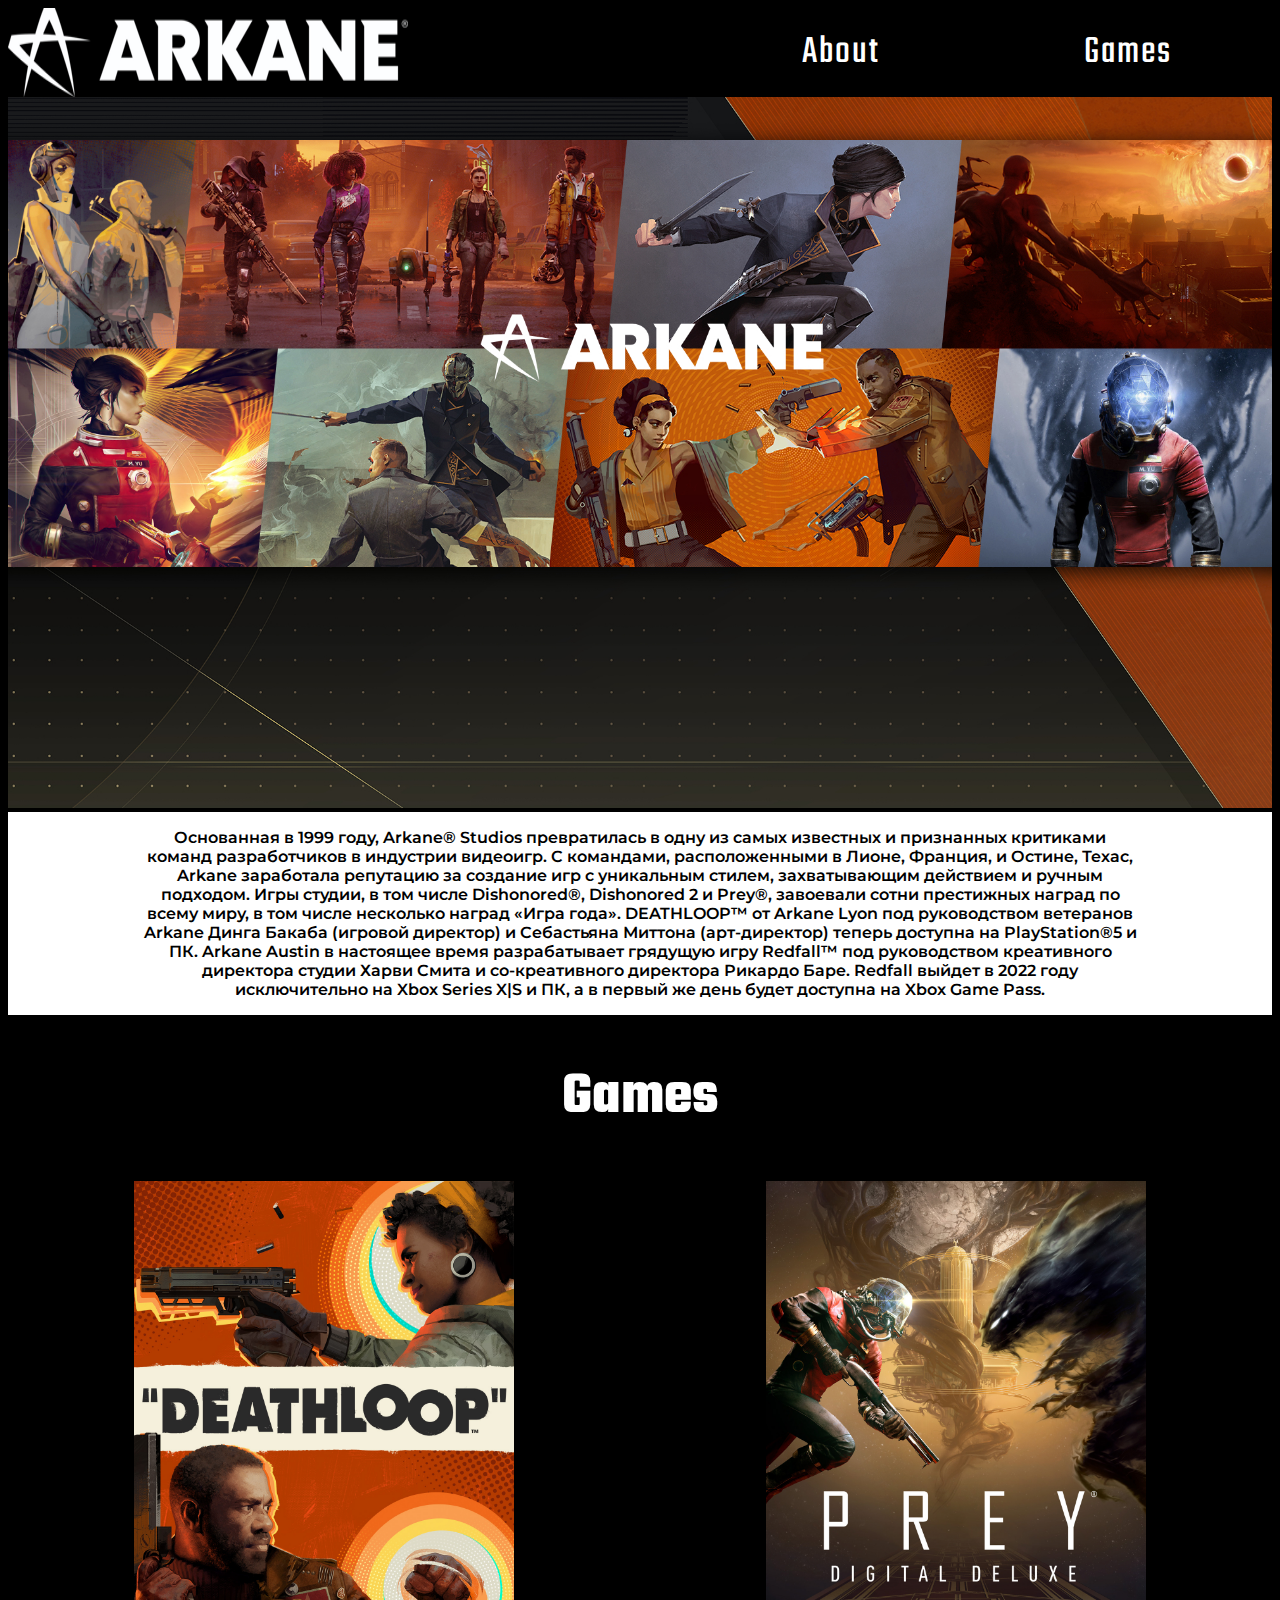
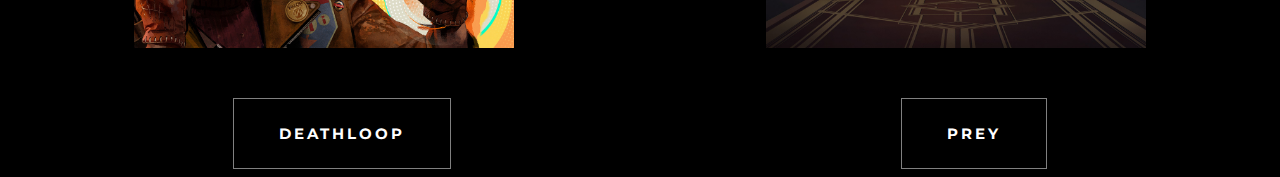
<file: index.html>
<!DOCTYPE html>
<html lang="en">
  <head>
    <meta charset="UTF-8" />
    <meta http-equiv="X-UA-Compatible" content="IE=edge" />
    <meta name="viewport" content="width=device-width, initial-scale=1.0" />
    <title>Arkane Studios</title>
    <link rel="stylesheet"href="style.css"/>
    <link rel="preconnect" href="https://fonts.googleapis.com">
    <link rel="preconnect" href="https://fonts.gstatic.com" crossorigin>
    <link href="https://fonts.googleapis.com/css2?family=Montserrat:wght@200&display=swap" rel="stylesheet">
    <link rel="preconnect" href="https://fonts.googleapis.com">
    <link rel="preconnect" href="https://fonts.gstatic.com" crossorigin>
    <link href="https://fonts.googleapis.com/css2?family=Montserrat:wght@200&family=Teko&display=swap" rel="stylesheet">
  </head>
  <body>
    <header>
      <div class="head">
        <img src="logo.png" alt="" />
        <nav>
          <ul class="list_top">
            <li class="li_list"><a class="a" href="#middle">About</a></li>
            <li class="li_list"><a class="a" href="#games">Games</a></li>
          </ul>
        </nav>
      </div>
    </header>
    <img id="middle" class="arkane_top_img" src="bg_arkene_top.jpg" alt="" class="img_top" />
    <div  class="txt_top">
      <p  class="txt">
        Основанная в 1999 году, Arkane® Studios превратилась в одну из самых
        известных и признанных критиками команд разработчиков в индустрии
        видеоигр. С командами, расположенными в Лионе, Франция, и Остине, Техас,
        Arkane заработала репутацию за создание игр с уникальным стилем,
        захватывающим действием и ручным подходом. Игры студии, в том числе
        Dishonored®, Dishonored 2 и Prey®, завоевали сотни престижных наград по
        всему миру, в том числе несколько наград «Игра года». DEATHLOOP™ от
        Arkane Lyon под руководством ветеранов Arkane Динга Бакаба (игровой
        директор) и Себастьяна Миттона (арт-директор) теперь доступна на
        PlayStation®5 и ПК. Arkane Austin в настоящее время разрабатывает
        грядущую игру Redfall™ под руководством креативного директора студии
        Харви Смита и со-креативного директора Рикардо Баре. Redfall выйдет в
        2022 году исключительно на Xbox Series X|S и ПК, а в первый же день
        будет доступна на Xbox Game Pass.
      </p>
    </div>
    <div class="h1_body">
        <h1 class="h_body">Games</h1>
    </div>
    <div id="games" class="main games">
        <div class="prey1">
            <img class="photo" src="deathloop_img.jpg"   >
            <img class="photo" src="prey_img.jpg">
        </div>
        <div class="buttons_game">
            <a class="button" href="indexDeathloop.html">DEATHLOOP</a>
            <a class="button" href="https://a-man-or-a-person.github.io/Prey.S.I./">PREY</a>
        </div>
    </div>
  </body>
</html>
</file>
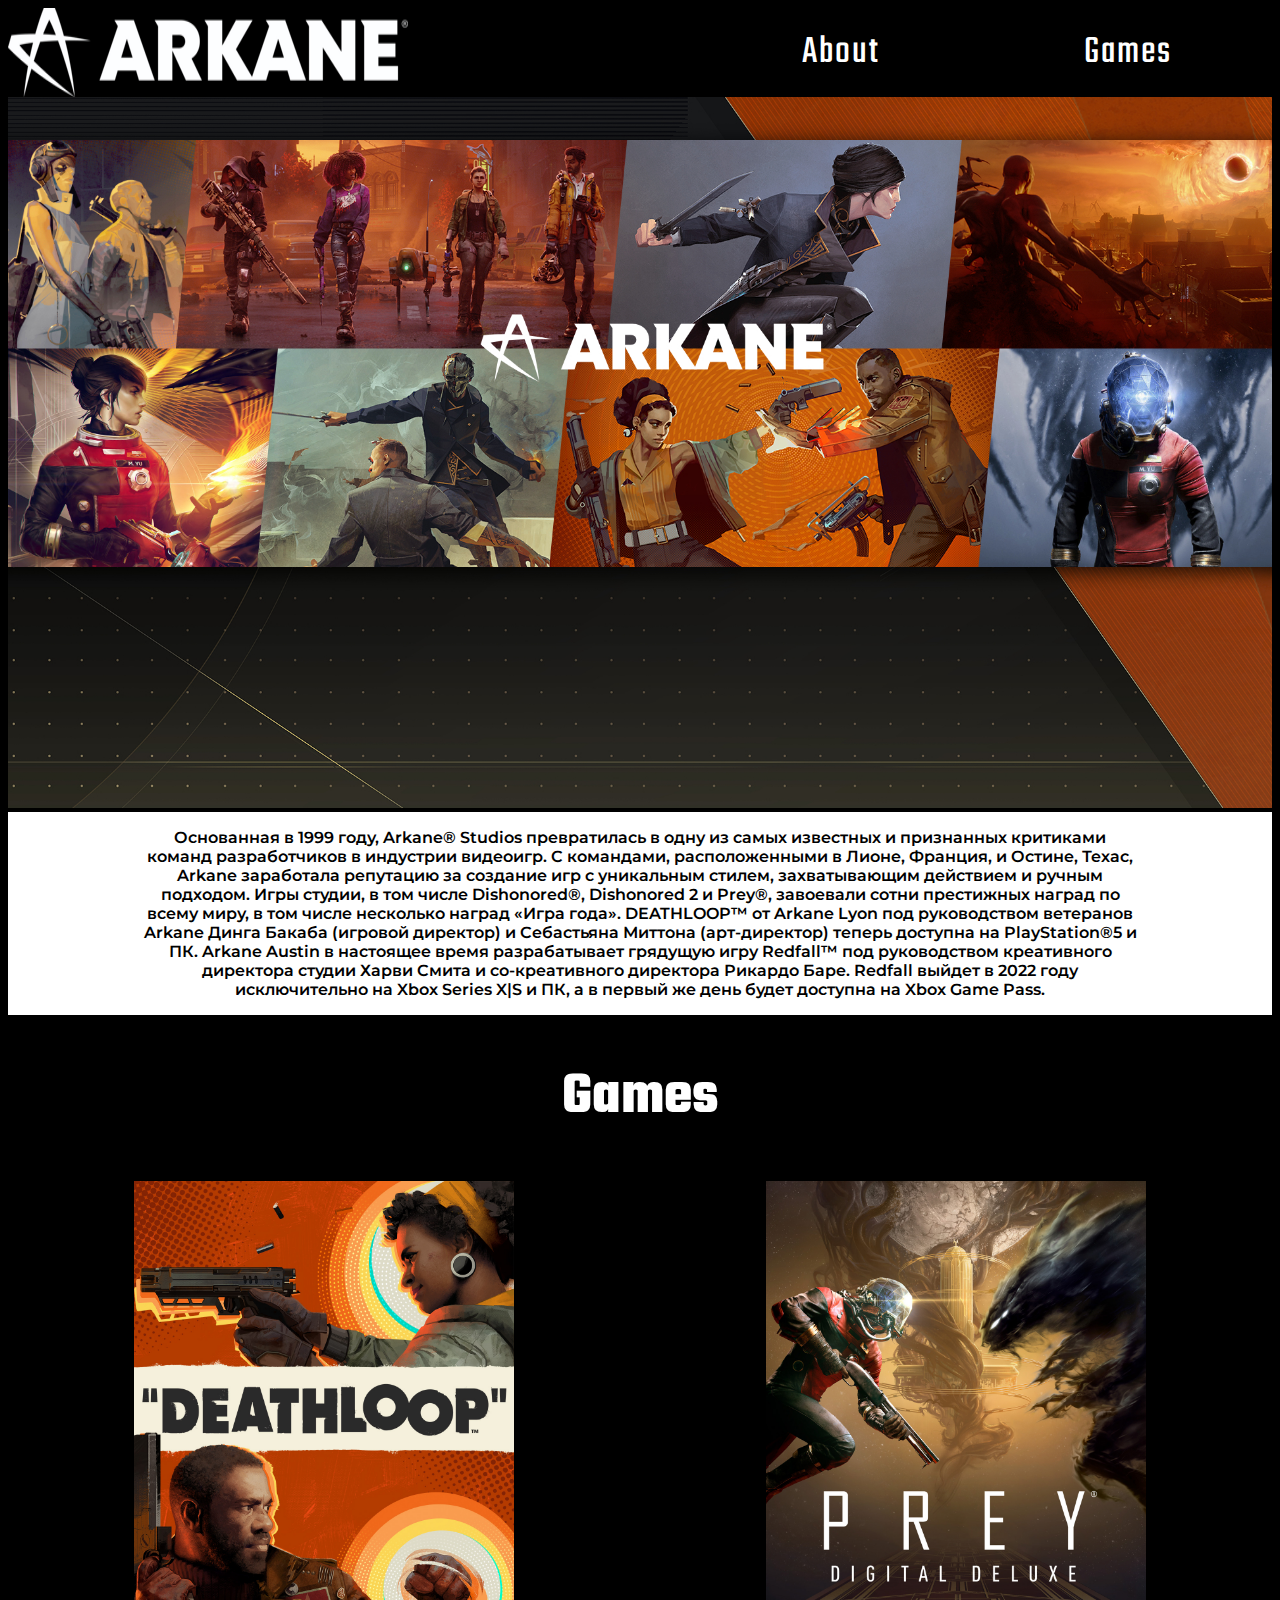
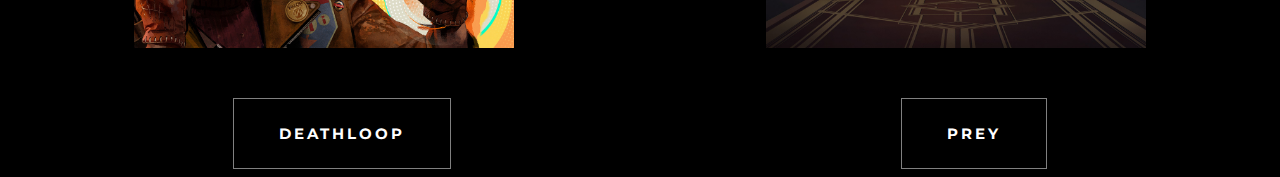
<file: indexarkane.html>
<!DOCTYPE html>
<html lang="en">
  <head>
    <meta charset="UTF-8" />
    <meta http-equiv="X-UA-Compatible" content="IE=edge" />
    <meta name="viewport" content="width=device-width, initial-scale=1.0" />
    <title>Arkane Studios</title>
    <link rel="stylesheet"href="/stylearkane.css"/>
    <link rel="preconnect" href="https://fonts.googleapis.com">
    <link rel="preconnect" href="https://fonts.gstatic.com" crossorigin>
    <link href="https://fonts.googleapis.com/css2?family=Montserrat:wght@200&display=swap" rel="stylesheet">
    <link rel="preconnect" href="https://fonts.googleapis.com">
    <link rel="preconnect" href="https://fonts.gstatic.com" crossorigin>
    <link href="https://fonts.googleapis.com/css2?family=Montserrat:wght@200&family=Teko&display=swap" rel="stylesheet">
  </head>
  <body>
    <header>
      <div class="head">
        <img src="/logo.png" alt="" />
        <nav>
          <ul class="list_top">
            <li class="li_list"><a class="a" href="#middle">About</a></li>
            <li class="li_list"><a class="a" href="#games">Games</a></li>
          </ul>
        </nav>
      </div>
    </header>
    <img id="middle" class="arkane_top_img" src="/bg_arkene_top.jpg" alt="" class="img_top" />
    <div  class="txt_top">
      <p  class="txt">
        Основанная в 1999 году, Arkane® Studios превратилась в одну из самых
        известных и признанных критиками команд разработчиков в индустрии
        видеоигр. С командами, расположенными в Лионе, Франция, и Остине, Техас,
        Arkane заработала репутацию за создание игр с уникальным стилем,
        захватывающим действием и ручным подходом. Игры студии, в том числе
        Dishonored®, Dishonored 2 и Prey®, завоевали сотни престижных наград по
        всему миру, в том числе несколько наград «Игра года». DEATHLOOP™ от
        Arkane Lyon под руководством ветеранов Arkane Динга Бакаба (игровой
        директор) и Себастьяна Миттона (арт-директор) теперь доступна на
        PlayStation®5 и ПК. Arkane Austin в настоящее время разрабатывает
        грядущую игру Redfall™ под руководством креативного директора студии
        Харви Смита и со-креативного директора Рикардо Баре. Redfall выйдет в
        2022 году исключительно на Xbox Series X|S и ПК, а в первый же день
        будет доступна на Xbox Game Pass.
      </p>
    </div>
    <div class="h1_body">
        <h1 class="h_body">Games</h1>
    </div>
    <div id="games" class="main games">
        <div class="prey1">
            <img class="photo" src="/deathloop_img.jpg"   >
            <img class="photo" src="/prey_img.jpg">
        </div>
        <div class="buttons_game">
            <a class="button" href="/indexDeathloop.html">DEATHLOOP</a>
            <a class="button" href="#">PREY</a>
        </div>
    </div>
  </body>
</html>
</file>
<file: style.css>
body {
background-color: #000;
}
header {
background-color: #000;
}
.head {
display: flex;
justify-content: space-between;
color: #fff;
}
.list_top {
display: inline-block;
}
.li_list {
color: #fff;
display: inline-block;
font-family: "Teko", sans-serif;

padding-left: 100px;
padding-right: 100px;
font-size: 40px;
letter-spacing: 2px;
}
.li_list:hover {
transition: color 0.3s ease-in-out;
color: gray;
}
.a{
    text-decoration: none;
    color:white;
}
.arkane_top_img {
width: 99.99%;
}
.txt_top {
display: flex;
justify-content: center;
background-color: #fff;
}
.txt {
text-align: center;
font-family: "Montserrat", sans-serif;
max-width: 1000px;
font-weight: 600;
}

.games_div {
display: flex;
justify-content: space-around;
}
.game {
display: flex;
flex-direction: column;
}

.photo {
max-width: 30%;
max-height: 30%;
}
.bt_game {
max-width: 150px;
max-height: auto;
padding: 15px 25px;
text-decoration: none;
background-color: gray;
}
.h1_body {
display: flex;
justify-content: center;
}
.h_body {
color: #fff;
font-family: "Teko", sans-serif;
font-size: 60px;
letter-spacing: 10;
}
.prey1 {
display: flex;
justify-content: space-around;
}
.buttons_game {
display: flex;
justify-content: space-around;
margin-top: 50px;
}

.button {
padding: 25px 45px;
background-color: black;
color: white;
text-decoration: none;
font-size: 15px;
font-family: "Montserrat", sans-serif;
font-weight: 700;
border: 1px solid gray;
letter-spacing: 3px;
}
.button:hover{
    transition: color 0.3 ease-in-out;
    color:grey
    
}
</file>
<file: stylearkane.css>
body {
background-color: #000;
}
header {
background-color: #000;
}
.head {
display: flex;
justify-content: space-between;
color: #fff;
}
.list_top {
display: inline-block;
}
.li_list {
color: #fff;
display: inline-block;
font-family: "Teko", sans-serif;

padding-left: 100px;
padding-right: 100px;
font-size: 40px;
letter-spacing: 2px;
}
.li_list:hover {
transition: color 0.3s ease-in-out;
color: gray;
}
.a{
    text-decoration: none;
    color:white;
}
.arkane_top_img {
width: 99.99%;
}
.txt_top {
display: flex;
justify-content: center;
background-color: #fff;
}
.txt {
text-align: center;
font-family: "Montserrat", sans-serif;
max-width: 1000px;
font-weight: 600;
}

.games_div {
display: flex;
justify-content: space-around;
}
.game {
display: flex;
flex-direction: column;
}

.photo {
max-width: 30%;
max-height: 30%;
}
.bt_game {
max-width: 150px;
max-height: auto;
padding: 15px 25px;
text-decoration: none;
background-color: gray;
}
.h1_body {
display: flex;
justify-content: center;
}
.h_body {
color: #fff;
font-family: "Teko", sans-serif;
font-size: 60px;
letter-spacing: 10;
}
.prey1 {
display: flex;
justify-content: space-around;
}
.buttons_game {
display: flex;
justify-content: space-around;
margin-top: 50px;
}

.button {
padding: 25px 45px;
background-color: black;
color: white;
text-decoration: none;
font-size: 15px;
font-family: "Montserrat", sans-serif;
font-weight: 700;
border: 1px solid gray;
letter-spacing: 3px;
}
.button:hover{
    transition: color 0.3 ease-in-out;
    color:grey
    
}
</file>
